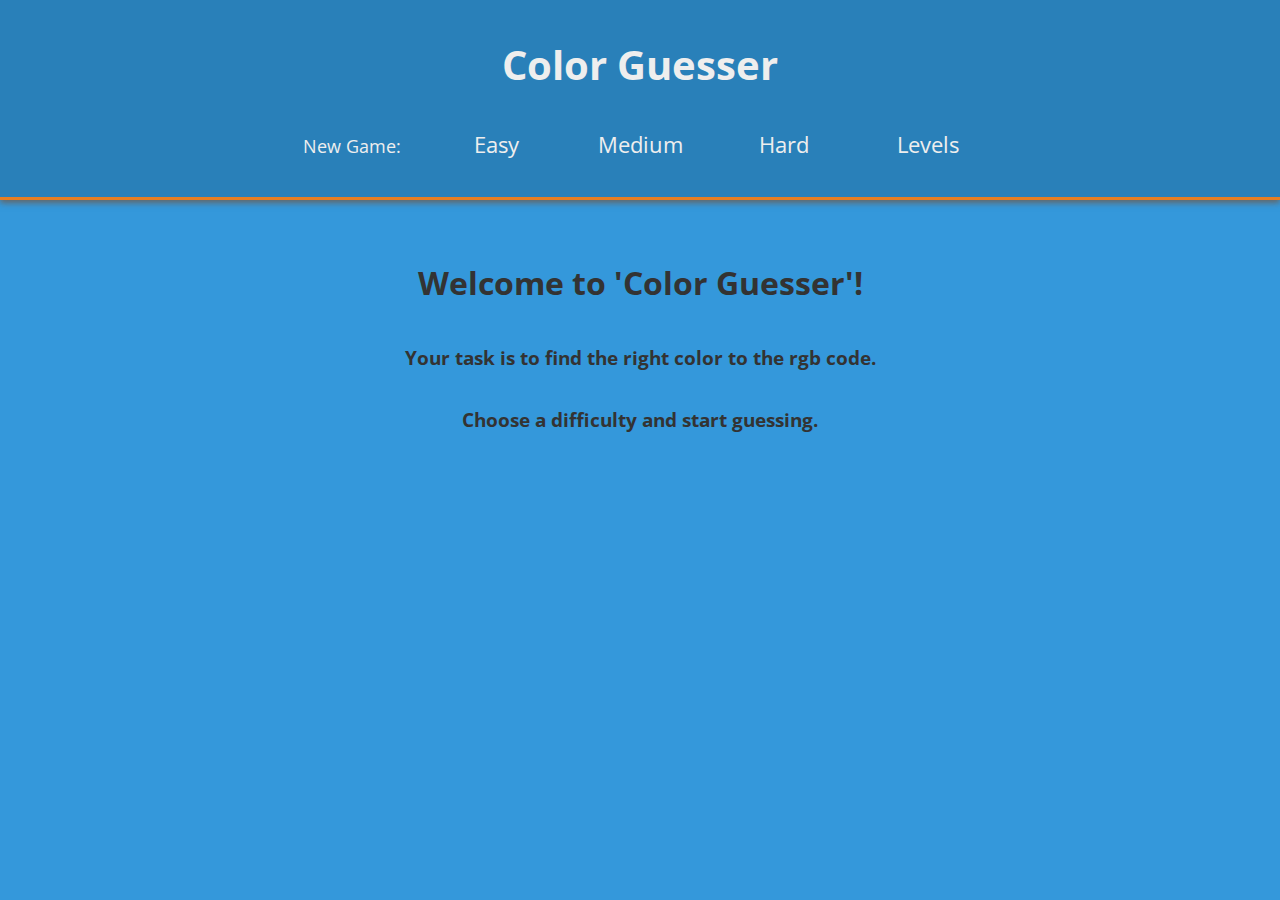
<file: index.htm>
<!DOCTYPE html>
<html lang="de">
<head>
    <meta charset="UTF-8">
    <meta name="viewport" content="width=device-width, initial-scale=1.0">
    <link rel="stylesheet" href="style.css">
    <link href="https://fonts.googleapis.com/css2?family=Open+Sans&display=swap" rel="stylesheet"> 
    <title>Color Guesser</title>
</head>
<body>
    <div class="head">
        <h1 class="rainbow-text">Color Guesser</h1>
        <div class="nav">
            <p class="nav-item">New Game:</p>
            <a href="easy.htm" class="nav-item nav-link">Easy</a>
            <a href="medium.htm" class="nav-item nav-link">Medium</a>
            <a href="hard.htm" class="nav-item nav-link">Hard</a>
            <a href="levels.htm" class="nav-item nav-link">Levels</a>
        </div>
    </div>
    <div class="game">
        <h1>Welcome to 'Color Guesser'!</h1>
        <h3>Your task is to find the right color to the rgb code.</h3>
        <h3>Choose a difficulty and start guessing.</h3>
    </div>
</body>
</html>
</file>
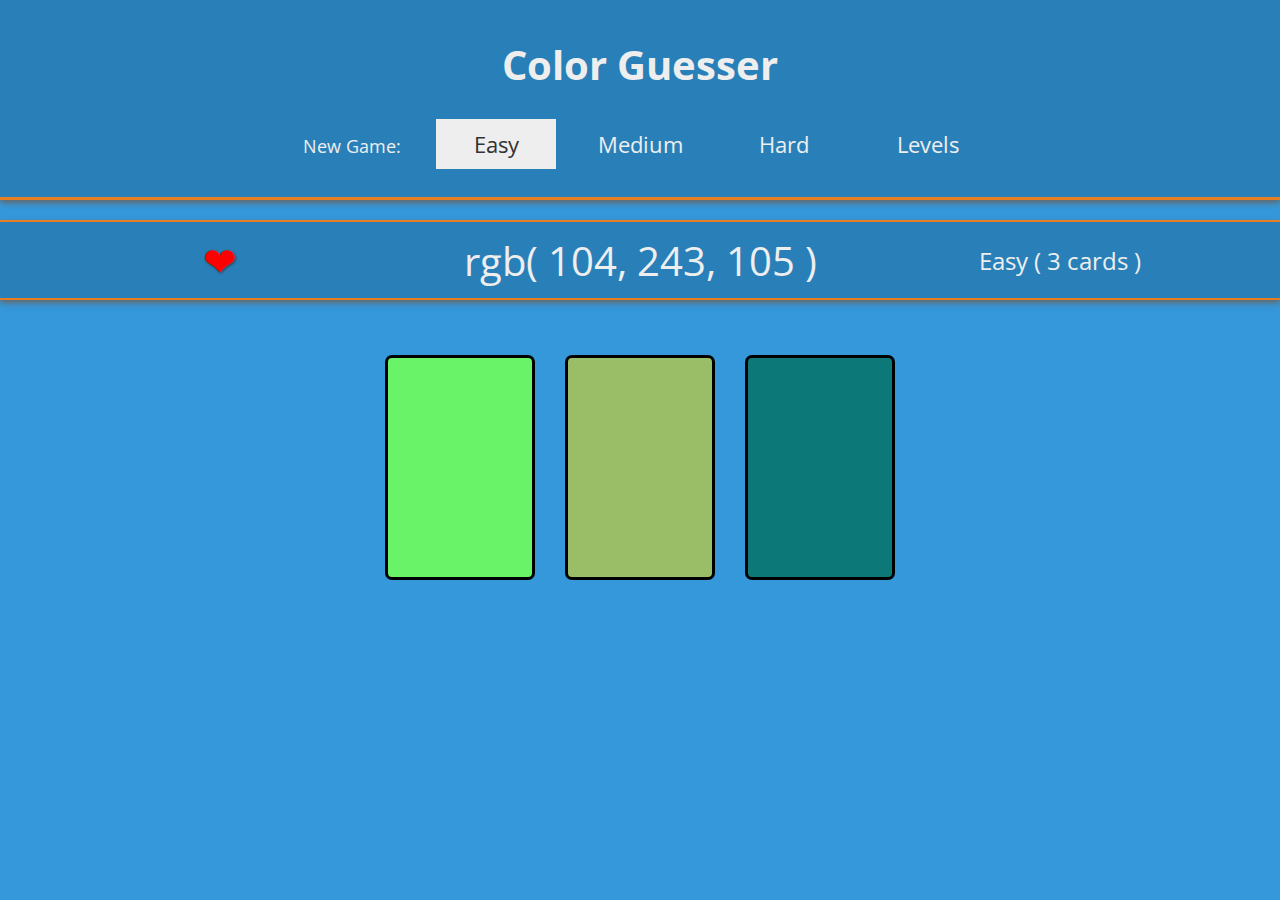
<file: easy.htm>
<!DOCTYPE html>
<html lang="en">
<head>

    <meta charset="UTF-8">
    <meta name="viewport" content="width=device-width, initial-scale=1.0">
    <link rel="stylesheet" href="style.css">
    <link href="https://fonts.googleapis.com/css2?family=Open+Sans&display=swap" rel="stylesheet"> 
    <title>Color Guesser - Easy</title>

</head>
<body>

    <div class="head">
        <h1>Color Guesser</h1>
        <div class="nav">
            <p class="nav-item">New Game:</p>
            <a href="easy.htm" class="nav-item nav-link active">Easy</a>
            <a href="medium.htm" class="nav-item nav-link">Medium</a>
            <a href="hard.htm" class="nav-item nav-link">Hard</a>
            <a href="levels.htm" class="nav-item nav-link">Levels</a>
        </div>
    </div>

    <div class="display">
        <p id="lives"></p><p id="display">rgb(200,200,200)</p><p id="level">Easy ( 3 cards )</p>
    </div>

    <div class="game" id="game">
        <!-- Cards will be created here -->
    </div>

    <div id="splash" class="messageSplash">
        <div class="message">
            <h1 id="winlose">You win!</h1>
            <a href="" onclick="location.reload();">New Game</a>
        </div>
    </div>

    <script src="game.js"></script>
    <script>
        let level = false, lvl = 0;
        startGame(3);
        let lives = 1;    
        setLives(lives);
    </script>

</body>
</html>
</file>
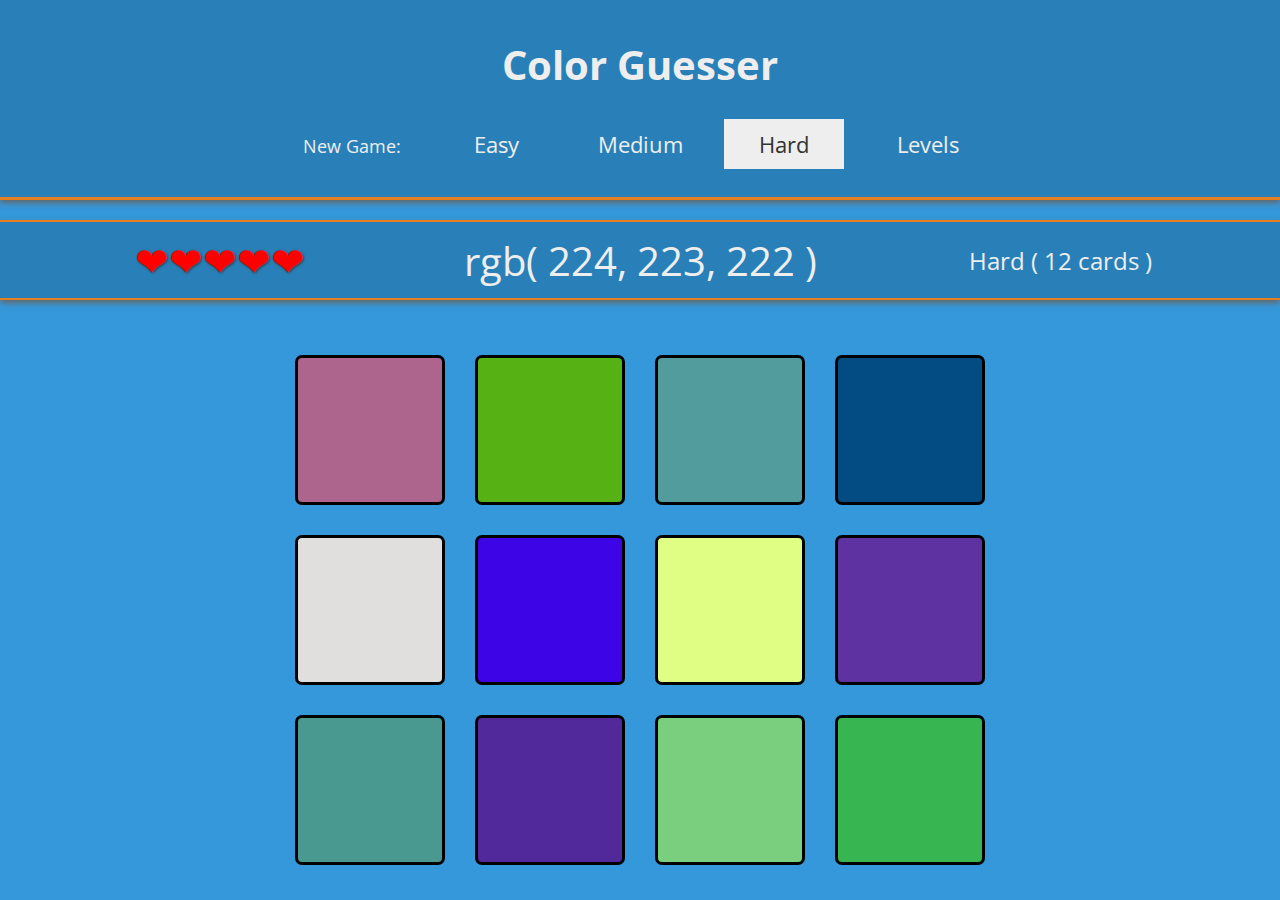
<file: hard.htm>
<!DOCTYPE html>
<html lang="en">
<head>

    <meta charset="UTF-8">
    <meta name="viewport" content="width=device-width, initial-scale=1.0">
    <link rel="stylesheet" href="style.css">
    <link href="https://fonts.googleapis.com/css2?family=Open+Sans&display=swap" rel="stylesheet"> 
    <title>Color Guesser - Hard</title>

</head>
<body>

    <div class="head">
        <h1>Color Guesser</h1>
        <div class="nav">
            <p class="nav-item">New Game:</p>
            <a href="easy.htm" class="nav-item nav-link">Easy</a>
            <a href="medium.htm" class="nav-item nav-link">Medium</a>
            <a href="hard.htm" class="nav-item nav-link active">Hard</a>
            <a href="levels.htm" class="nav-item nav-link">Levels</a>
        </div>
    </div>

    <div class="display">
        <p id="lives"></p><p id="display">rgb(200,200,200)</p><p id="level">Hard ( 12 cards )</p>
    </div>

    <div class="game" id="game">
        <!-- Cards will be created here -->
    </div>

    <div id="splash" class="messageSplash">
        <div class="message">
            <h1 id="winlose">You win!</h1>
            <a href="" onclick="location.reload();">New Game</a>
        </div>
    </div>

    <script src="game.js"></script>
    <script>
        let level = false, lvl = 0;
        startGame(12);
        let lives = 5;   
        setLives(lives);
    </script>

</body>
</html>
</file>
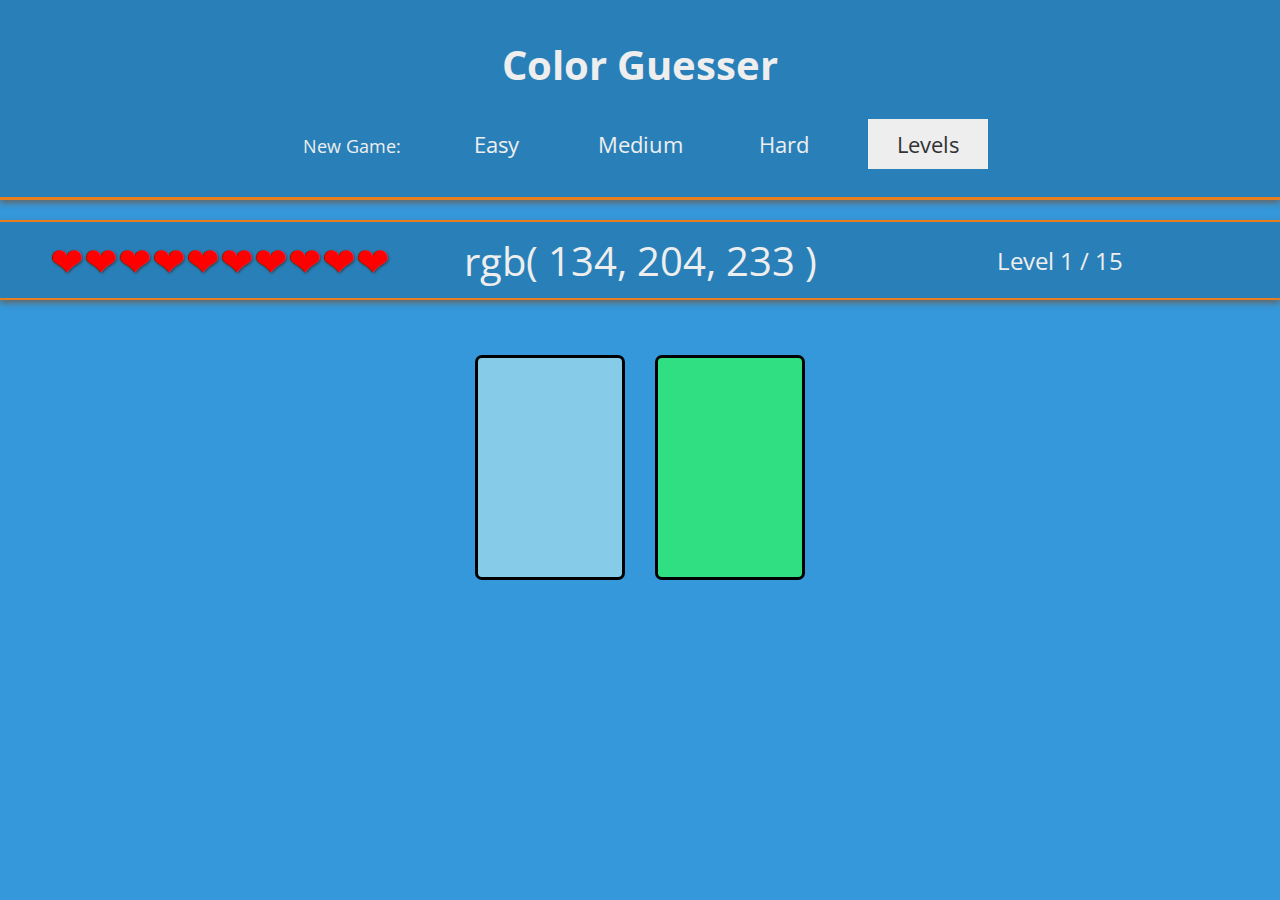
<file: levels.htm>
<!DOCTYPE html>
<html lang="de">
<head>

    <meta charset="UTF-8">
    <meta name="viewport" content="width=device-width, initial-scale=1.0">
    <link rel="stylesheet" href="style.css">
    <link href="https://fonts.googleapis.com/css2?family=Open+Sans&display=swap" rel="stylesheet"> 
    <title>Color Guesser - Levels</title>

</head>
<body>

    <div class="head">
        <h1>Color Guesser</h1>
        <div class="nav">
            <p class="nav-item">New Game:</p>
            <a href="easy.htm" class="nav-item nav-link">Easy</a>
            <a href="medium.htm" class="nav-item nav-link">Medium</a>
            <a href="hard.htm" class="nav-item nav-link">Hard</a>
            <a href="levels.htm" class="nav-item nav-link active">Levels</a>
        </div>
    </div>

    <div class="display">
        <p id="lives"></p><p id="display">rgb(200,200,200)</p><p id="level">Easy ( 3 cards )</p>
    </div>

    <div class="game" id="game">
        <!-- Cards will be created here -->
    </div>

    <div id="splash" class="messageSplash">
        <div class="message">
            <h1 id="winlose">You win!</h1>
            <a href="" onclick="location.reload();">New Game</a>
        </div>
    </div>

    <script src="game.js"></script>
    <script>
        let level = true, lvl = 1;
        startGame(lvl+1);
        let lives = 10;    
        setLives(lives);
    </script>

</body>
</html>
</file>
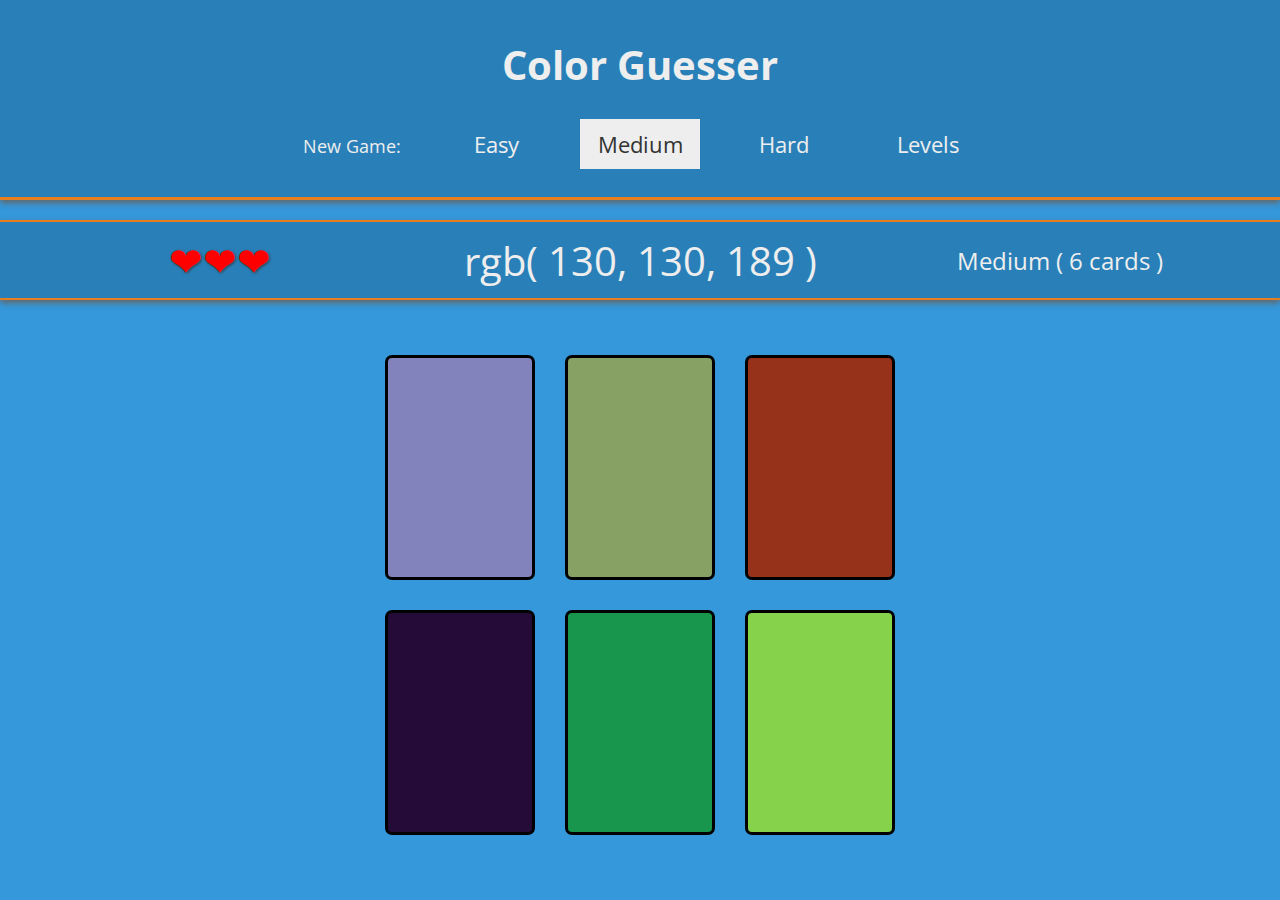
<file: medium.htm>
<!DOCTYPE html>
<html lang="de">
<head>

    <meta charset="UTF-8">
    <meta name="viewport" content="width=device-width, initial-scale=1.0">
    <link rel="stylesheet" href="style.css">
    <link href="https://fonts.googleapis.com/css2?family=Open+Sans&display=swap" rel="stylesheet"> 
    <title>Color Guesser - Medium</title>

</head>
<body>

    <div class="head">
        <h1>Color Guesser</h1>
        <div class="nav">
            <p class="nav-item">New Game:</p>
            <a href="easy.htm" class="nav-item nav-link">Easy</a>
            <a href="medium.htm" class="nav-item nav-link active">Medium</a>
            <a href="hard.htm" class="nav-item nav-link">Hard</a>
            <a href="levels.htm" class="nav-item nav-link">Levels</a>
        </div>
    </div>

    <div class="display">
        <p id="lives"></p><p id="display">rgb(200,200,200)</p><p id="level">Medium ( 6 cards )</p>
    </div>

    <div class="game" id="game">
        <!-- Cards will be created here -->
    </div>

    <div id="splash" class="messageSplash">
        <div class="message">
            <h1 id="winlose">You win!!</h1>
            <a href="" onclick="location.reload();">New Game</a>
        </div>
    </div>

    <script src="game.js"></script>
    <script>
        let level = false, lvl = 0;
        startGame(6);  
        let lives = 3; 
        setLives(lives);
    </script>

</body>
</html>
</file>
<file: style.css>
:root{
    --height: 225px;
}

body{
    margin: 0;
    padding: 0;
    font-family: 'Open Sans', sans-serif;
    background-color: #3498db;
    user-select: none;
}
*{box-sizing: border-box;}

.head{
    height: 200px;
    padding: 10px;
    text-align: center;
    background-color: #2980b9;
    border-bottom: 3px solid #e67e22;
    color: #eee;
    box-shadow: 0px 3px 6px #666;
}
.head h1{font-size: 40px;}

.nav-item{
    display: inline-block;
    width: 120px;
    margin: 0 10px;
    padding: 10px;
    font-size: 18px;
    text-decoration: none;
    color: inherit; 
}

.nav-link{font-size: 22px;}
.nav-link:hover, .active{
    background-color: #eee;
    color: #333;
}

.display{
    display: flex;
    justify-content: space-around;
    align-items: center;
    height: 80px;
    margin-top: 20px;
    padding: 10px;
    font-size: 40px;
    background-color: #2980b9;
    border-top: 2px solid #e67e22;
    border-bottom: 2px solid #e67e22;
    color: #eee;
    box-shadow: 0px 3px 6px #666;
}
.display p{
    flex-basis: 30%;
    flex-grow: 1;
    text-align: center;
}

#lives{
    color: red;
    text-shadow: 1px 1px 3px #333;
}
#level{font-size: 24px;}

.game{
    display: flex;
    justify-content: center;
    align-items: center;
    flex-wrap: wrap;
    width: 540px;
    margin: auto;
    padding-top: 40px;    
    color: #333;
}

.card{
    width: 150px;
    height: var(--height);
    margin: 15px;
    border-radius: 7px;
    border: 3px solid #000;
    transition:all 300ms;
}
.card:hover{
    transform: scale(1.02);
    box-shadow: 0px 2px 5px #333;
    cursor: grab;
}

.messageSplash{
    position: absolute;
    display: none;
    width: 100vw;
    height: 100vh;
    top: 0;
    left: 0;
    background-color: rgba(0,0,0,0.7);
    z-index: 100;
}
.message{
    position: absolute;
    top: 50%;
    left: 50%;
    width: 600px;
    height: 370px;
    padding: 50px;
    transform: translate(-50%,-50%);
    background-color: #fff;
    text-align: center;
}
.message a{
    display: flex;
    justify-content: center;
    align-items: center;
    width: 200px;
    height: 60px;
    margin: 65px auto;
    font-size: 18px;
    text-decoration: none;
    background-color: #2980b9;
    border: 2px solid #e67e22;
    color: #eee;
    transition: all 300ms;
}
.message a:hover{transform: scale(1.06);}
</file>
